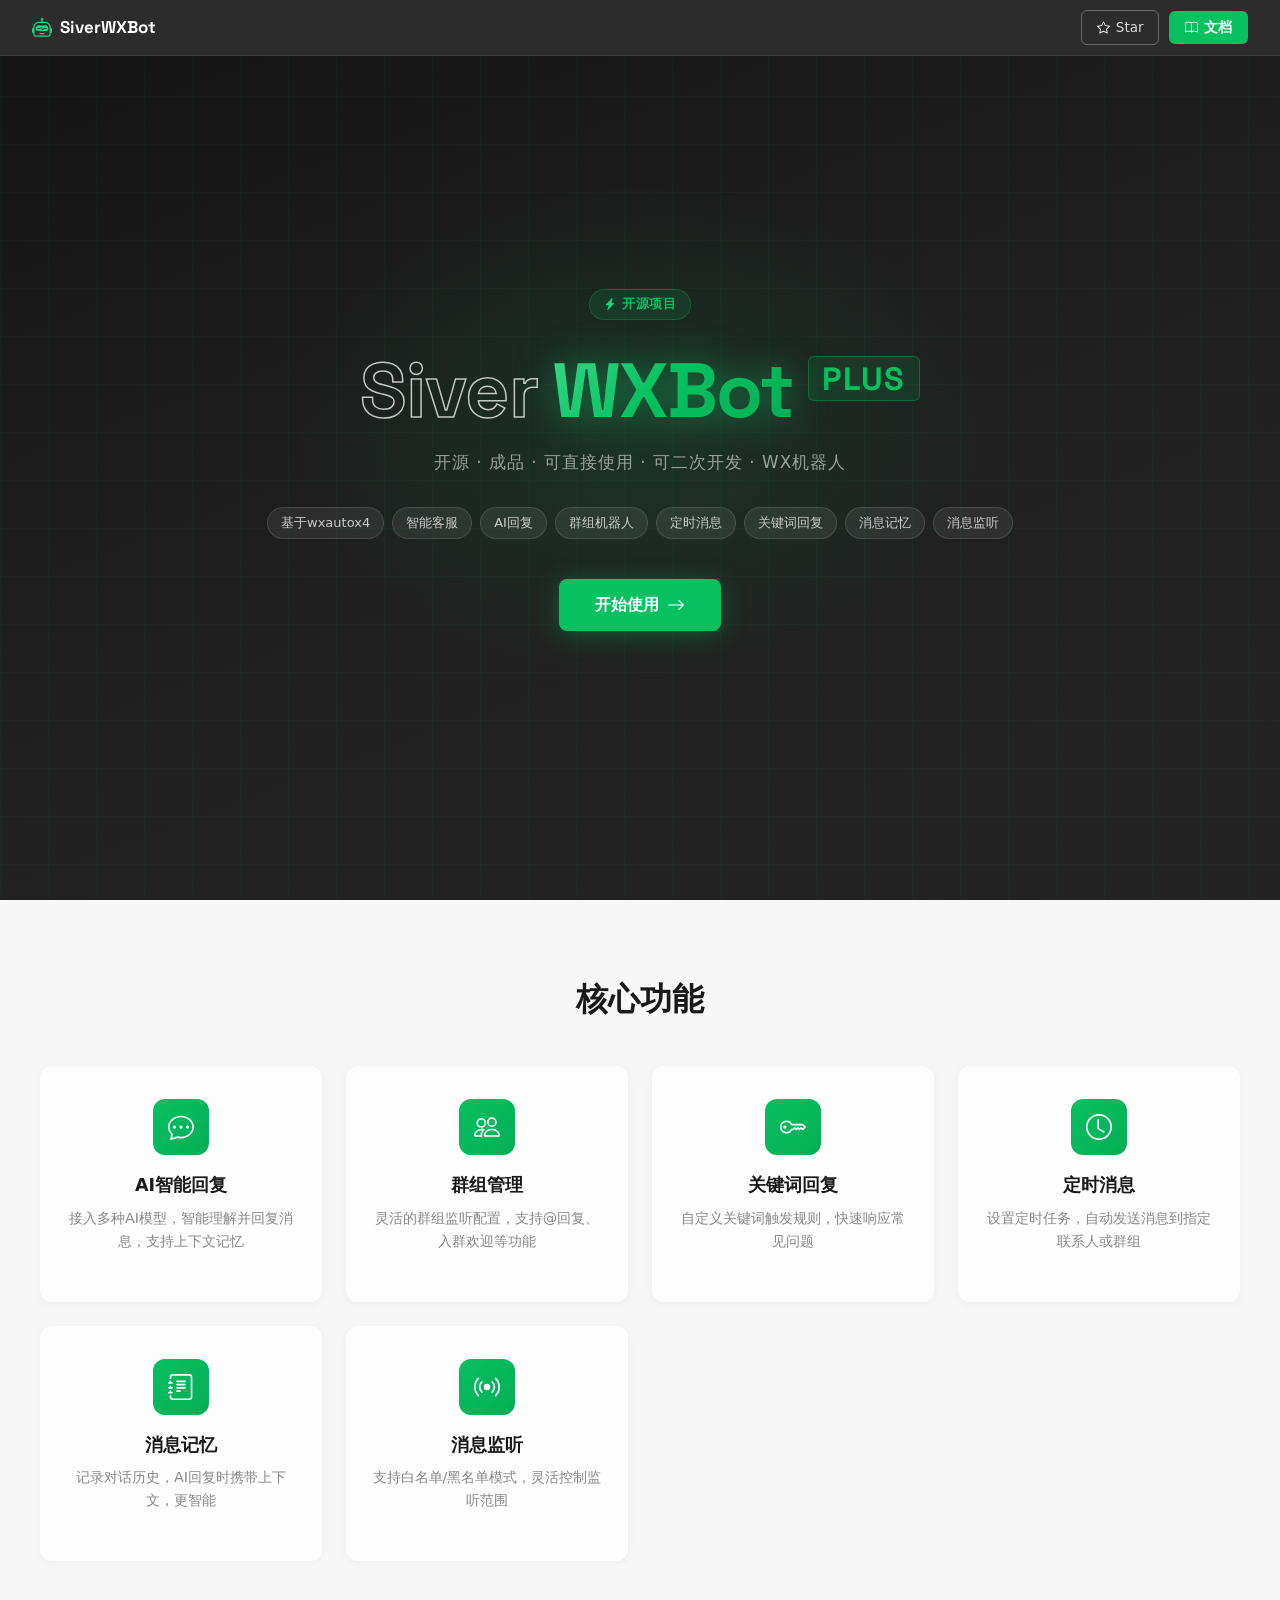
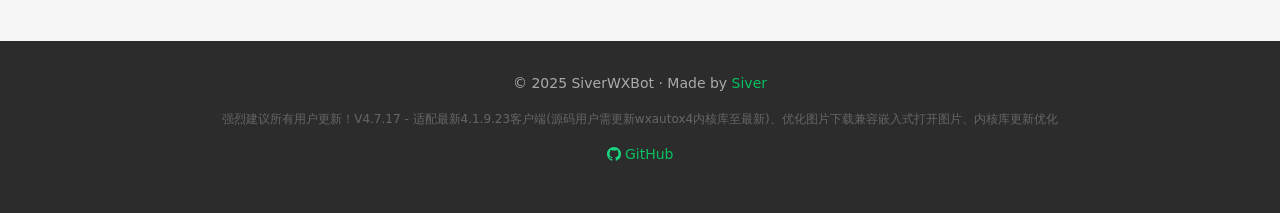
<file: docs/index.html>
<!DOCTYPE html>
<html lang="zh-CN">
<head>
<meta charset="UTF-8">
<meta name="viewport" content="width=device-width, initial-scale=1.0">
<title>SiverWXBot Plus - 开源WX机器人</title>
<link rel="icon" href="favicon.ico" type="image/x-icon">
<link href="lib/fonts.css" rel="stylesheet">
<link href="lib/bootstrap.min.css" rel="stylesheet">
<link href="lib/icons.css" rel="stylesheet">
<style>
:root {
  --primary: #07C160;
  --primary-dark: #06AD56;
  --dark-bg: #2C2C2C;
  --bg: #F7F7F7;
  --card: #FFFFFF;
  --border: #E5E5E5;
  --text: #191919;
  --muted: #888888;
}
* { box-sizing: border-box; margin: 0; padding: 0; }
html { scroll-behavior: smooth; }
body {
  font-family: system-ui, -apple-system, "Segoe UI", Roboto, "Helvetica Neue", Arial, "Microsoft YaHei", sans-serif;
  color: var(--text);
  overflow-x: hidden;
}

/* ── Navbar ── */
.site-nav {
  background: var(--dark-bg);
  padding: 0 2rem;
  height: 56px;
  display: flex;
  align-items: center;
  justify-content: space-between;
  position: fixed;
  top: 0; left: 0; right: 0;
  z-index: 1000;
  border-bottom: 1px solid rgba(255,255,255,0.08);
}
.nav-brand {
  display: flex;
  align-items: center;
  gap: 8px;
  color: #fff;
  font-family: 'Space Grotesk', sans-serif;
  font-size: 17px;
  font-weight: 700;
  text-decoration: none;
}
.nav-brand i { color: var(--primary); font-size: 20px; }
.nav-actions { display: flex; align-items: center; gap: 10px; }
.btn-github {
  display: inline-flex;
  align-items: center;
  gap: 6px;
  padding: 6px 14px;
  border: 1px solid rgba(255,255,255,0.28);
  border-radius: 6px;
  color: rgba(255,255,255,0.82);
  font-size: 13.5px;
  font-weight: 500;
  text-decoration: none;
  transition: all 0.2s;
}
.btn-github:hover { border-color: rgba(255,255,255,0.6); color: #fff; background: rgba(255,255,255,0.06); }
.btn-docs {
  display: inline-flex;
  align-items: center;
  gap: 6px;
  padding: 6px 16px;
  background: var(--primary);
  border-radius: 6px;
  color: #fff;
  font-size: 13.5px;
  font-weight: 600;
  text-decoration: none;
  transition: background 0.2s;
}
.btn-docs:hover { background: var(--primary-dark); color: #fff; }

/* ── Hero ── */
.hero {
  min-height: 100vh;
  background: linear-gradient(160deg, #141414 0%, #1f1f1f 50%, #242424 100%);
  position: relative;
  display: flex;
  align-items: center;
  justify-content: center;
  text-align: center;
  padding: 80px 24px 60px;
  overflow: hidden;
}
.hero::before {
  content: '';
  position: absolute;
  top: 20%;
  left: 50%;
  transform: translateX(-50%);
  width: 700px;
  height: 500px;
  background: radial-gradient(ellipse, rgba(7,193,96,0.13) 0%, transparent 70%);
  pointer-events: none;
}
.hero-grid {
  position: absolute;
  inset: 0;
  background-image:
    linear-gradient(rgba(7,193,96,0.04) 1px, transparent 1px),
    linear-gradient(90deg, rgba(7,193,96,0.04) 1px, transparent 1px);
  background-size: 48px 48px;
  pointer-events: none;
}
.hero-content { position: relative; z-index: 1; max-width: 760px; }
.hero-badge {
  display: inline-flex;
  align-items: center;
  gap: 6px;
  padding: 5px 14px;
  background: rgba(7,193,96,0.12);
  border: 1px solid rgba(7,193,96,0.28);
  border-radius: 100px;
  color: var(--primary);
  font-size: 12.5px;
  font-weight: 600;
  letter-spacing: 0.04em;
  margin-bottom: 28px;
}
.hero-title {
  font-family: 'Space Grotesk', sans-serif;
  font-size: clamp(2.6rem, 7vw, 4.8rem);
  font-weight: 900;
  line-height: 1.1;
  margin-bottom: 18px;
  letter-spacing: -0.02em;
  display: flex;
  align-items: baseline;
  justify-content: center;
  flex-wrap: wrap;
  gap: 0 0.18em;
}

/* "Siver" — 描边空心字，轻盈 */
.hero-title .t-siver {
  color: transparent;
  -webkit-text-stroke: 1.5px rgba(255,255,255,0.75);
  letter-spacing: -0.01em;
}

/* "WXBot" — 绿色渐变 + 发光，视觉核心 */
.hero-title .t-wxbot {
  background: linear-gradient(135deg, #38D98A 0%, #07C160 45%, #06AD56 100%);
  -webkit-background-clip: text;
  -webkit-text-fill-color: transparent;
  background-clip: text;
  filter: drop-shadow(0 0 18px rgba(7,193,96,0.55));
  position: relative;
  /* 扫光动画 */
  overflow: hidden;
}
.hero-title .t-wxbot::after {
  content: '';
  position: absolute;
  top: 0; left: -75%;
  width: 50%; height: 100%;
  background: linear-gradient(
    120deg,
    transparent 20%,
    rgba(255,255,255,0.22) 50%,
    transparent 80%
  );
  animation: shine 3.6s ease-in-out infinite;
  pointer-events: none;
}
@keyframes shine {
  0%   { left: -75%; }
  40%  { left: 130%; }
  100% { left: 130%; }
}
@media (prefers-reduced-motion: reduce) {
  .hero-title .t-wxbot::after { animation: none; }
}

/* "Plus" — 右上角小字 badge */
.hero-title .t-plus {
  font-size: 0.42em;
  font-weight: 700;
  color: var(--primary);
  background: rgba(7,193,96,0.12);
  border: 1px solid rgba(7,193,96,0.35);
  border-radius: 6px;
  padding: 0.12em 0.4em;
  letter-spacing: 0.06em;
  align-self: flex-start;
  margin-top: 0.25em;
  text-transform: uppercase;
}
.hero-subtitle {
  font-size: 1.05rem;
  color: rgba(255,255,255,0.55);
  margin-bottom: 32px;
  letter-spacing: 0.06em;
}
.hero-tags {
  display: flex;
  flex-wrap: wrap;
  gap: 8px;
  justify-content: center;
  margin-bottom: 40px;
}
.hero-tag {
  padding: 5px 13px;
  background: rgba(255,255,255,0.07);
  border: 1px solid rgba(255,255,255,0.12);
  border-radius: 100px;
  color: rgba(255,255,255,0.75);
  font-size: 13px;
  font-weight: 500;
  transition: all 0.2s;
}
.hero-tag:hover { background: rgba(7,193,96,0.15); border-color: rgba(7,193,96,0.3); color: var(--primary); }
.btn-cta {
  display: inline-flex;
  align-items: center;
  gap: 8px;
  padding: 14px 36px;
  background: var(--primary);
  color: #fff;
  font-size: 1rem;
  font-weight: 700;
  border-radius: 8px;
  text-decoration: none;
  transition: all 0.2s;
  box-shadow: 0 4px 24px rgba(7,193,96,0.35);
}
.btn-cta:hover { background: var(--primary-dark); color: #fff; transform: translateY(-2px); box-shadow: 0 8px 32px rgba(7,193,96,0.4); }
.btn-cta i { font-size: 18px; }

/* ── Features ── */
.features {
  background: var(--bg);
  padding: 80px 24px;
}
.features-container { max-width: 1200px; margin: 0 auto; }
.features-title {
  font-family: 'Space Grotesk', sans-serif;
  text-align: center;
  font-size: 2rem;
  font-weight: 700;
  color: var(--text);
  margin-bottom: 48px;
}
.features-grid {
  display: grid;
  grid-template-columns: repeat(auto-fit, minmax(280px, 1fr));
  gap: 24px;
}
.feature-card {
  background: rgba(255,255,255,0.7);
  backdrop-filter: blur(10px);
  border: 1px solid rgba(255,255,255,0.5);
  border-radius: 12px;
  padding: 32px 24px;
  text-align: center;
  transition: all 0.3s;
  box-shadow: 0 2px 8px rgba(0,0,0,0.04);
}
.feature-card:hover {
  transform: translateY(-4px);
  box-shadow: 0 8px 24px rgba(7,193,96,0.12);
  border-color: rgba(7,193,96,0.3);
}
.feature-icon {
  width: 56px;
  height: 56px;
  margin: 0 auto 20px;
  background: linear-gradient(135deg, var(--primary) 0%, var(--primary-dark) 100%);
  border-radius: 12px;
  display: flex;
  align-items: center;
  justify-content: center;
  color: #fff;
  font-size: 26px;
}
.feature-title {
  font-size: 1.1rem;
  font-weight: 600;
  color: var(--text);
  margin-bottom: 10px;
}
.feature-desc {
  font-size: 0.9rem;
  color: var(--muted);
  line-height: 1.6;
}

/* ── Footer ── */
.site-footer {
  background: var(--dark-bg);
  padding: 32px 24px;
  text-align: center;
  color: rgba(255,255,255,0.6);
  font-size: 14px;
}
.site-footer a {
  color: var(--primary);
  text-decoration: none;
  transition: color 0.2s;
}
.site-footer a:hover { color: #fff; }

@media (max-width: 768px) {
  .hero { min-height: 90vh; padding: 100px 20px 40px; }
  .hero-title { font-size: 2.2rem; gap: 0 0.12em; }
  .hero-title .t-siver { -webkit-text-stroke-width: 1.2px; }
  .hero-subtitle { font-size: 0.95rem; }
  .features { padding: 60px 20px; }
  .features-grid { grid-template-columns: 1fr; }
}
</style>
</head>
<body>

<!-- Navbar -->
<nav class="site-nav">
  <a href="index.html" class="nav-brand">
    <i class="bi bi-robot"></i>
    <span>SiverWXBot</span>
  </a>
  <div class="nav-actions">
    <a href="https://github.com/SiverKing/SiverWXbot_plus" class="btn-github" target="_blank">
      <i class="bi bi-star"></i>
      <span>Star</span>
    </a>
    <a href="docs.html" class="btn-docs">
      <i class="bi bi-book"></i>
      <span>文档</span>
    </a>
  </div>
</nav>

<!-- Hero -->
<section class="hero">
  <div class="hero-grid"></div>
  <div class="hero-content">
    <div class="hero-badge">
      <i class="bi bi-lightning-charge-fill"></i>
      <span>开源项目</span>
    </div>
    <h1 class="hero-title">
      <span class="t-siver">Siver</span><span class="t-wxbot">WXBot</span><span class="t-plus">Plus</span>
    </h1>
    <p class="hero-subtitle">开源 · 成品 · 可直接使用 · 可二次开发 · WX机器人</p>
    <div class="hero-tags">
      <span class="hero-tag">基于wxautox4</span>
      <span class="hero-tag">智能客服</span>
      <span class="hero-tag">AI回复</span>
      <span class="hero-tag">群组机器人</span>
      <span class="hero-tag">定时消息</span>
      <span class="hero-tag">关键词回复</span>
      <span class="hero-tag">消息记忆</span>
      <span class="hero-tag">消息监听</span>
    </div>
    <a href="docs.html" class="btn-cta">
      <span>开始使用</span>
      <i class="bi bi-arrow-right"></i>
    </a>
  </div>
</section>

<!-- Features -->
<section class="features">
  <div class="features-container">
    <h2 class="features-title">核心功能</h2>
    <div class="features-grid">
      <div class="feature-card">
        <div class="feature-icon"><i class="bi bi-chat-dots"></i></div>
        <h3 class="feature-title">AI智能回复</h3>
        <p class="feature-desc">接入多种AI模型，智能理解并回复消息，支持上下文记忆</p>
      </div>
      <div class="feature-card">
        <div class="feature-icon"><i class="bi bi-people"></i></div>
        <h3 class="feature-title">群组管理</h3>
        <p class="feature-desc">灵活的群组监听配置，支持@回复、入群欢迎等功能</p>
      </div>
      <div class="feature-card">
        <div class="feature-icon"><i class="bi bi-key"></i></div>
        <h3 class="feature-title">关键词回复</h3>
        <p class="feature-desc">自定义关键词触发规则，快速响应常见问题</p>
      </div>
      <div class="feature-card">
        <div class="feature-icon"><i class="bi bi-clock"></i></div>
        <h3 class="feature-title">定时消息</h3>
        <p class="feature-desc">设置定时任务，自动发送消息到指定联系人或群组</p>
      </div>
      <div class="feature-card">
        <div class="feature-icon"><i class="bi bi-journal-text"></i></div>
        <h3 class="feature-title">消息记忆</h3>
        <p class="feature-desc">记录对话历史，AI回复时携带上下文，更智能</p>
      </div>
      <div class="feature-card">
        <div class="feature-icon"><i class="bi bi-broadcast"></i></div>
        <h3 class="feature-title">消息监听</h3>
        <p class="feature-desc">支持白名单/黑名单模式，灵活控制监听范围</p>
      </div>
    </div>
  </div>
</section>

<!-- Footer -->
<footer class="site-footer">
  <p>© 2025 SiverWXBot · Made by <a href="https://siver.top" target="_blank">Siver</a></p>
  <p style="margin-top: 6px; font-size: 12px; opacity: 0.45;" id="footer-version"></p>
  <p style="margin-top: 8px;">
    <a href="https://github.com/SiverKing/SiverWXbot_plus" target="_blank">
      <i class="bi bi-github"></i> GitHub
    </a>
  </p>
</footer>

<script>
fetch('version.json').then(r => r.json()).then(d => {
  document.getElementById('footer-version').textContent = d.version_log || d.version || '';
}).catch(() => {});
</script>
</body>
</html>
</file>
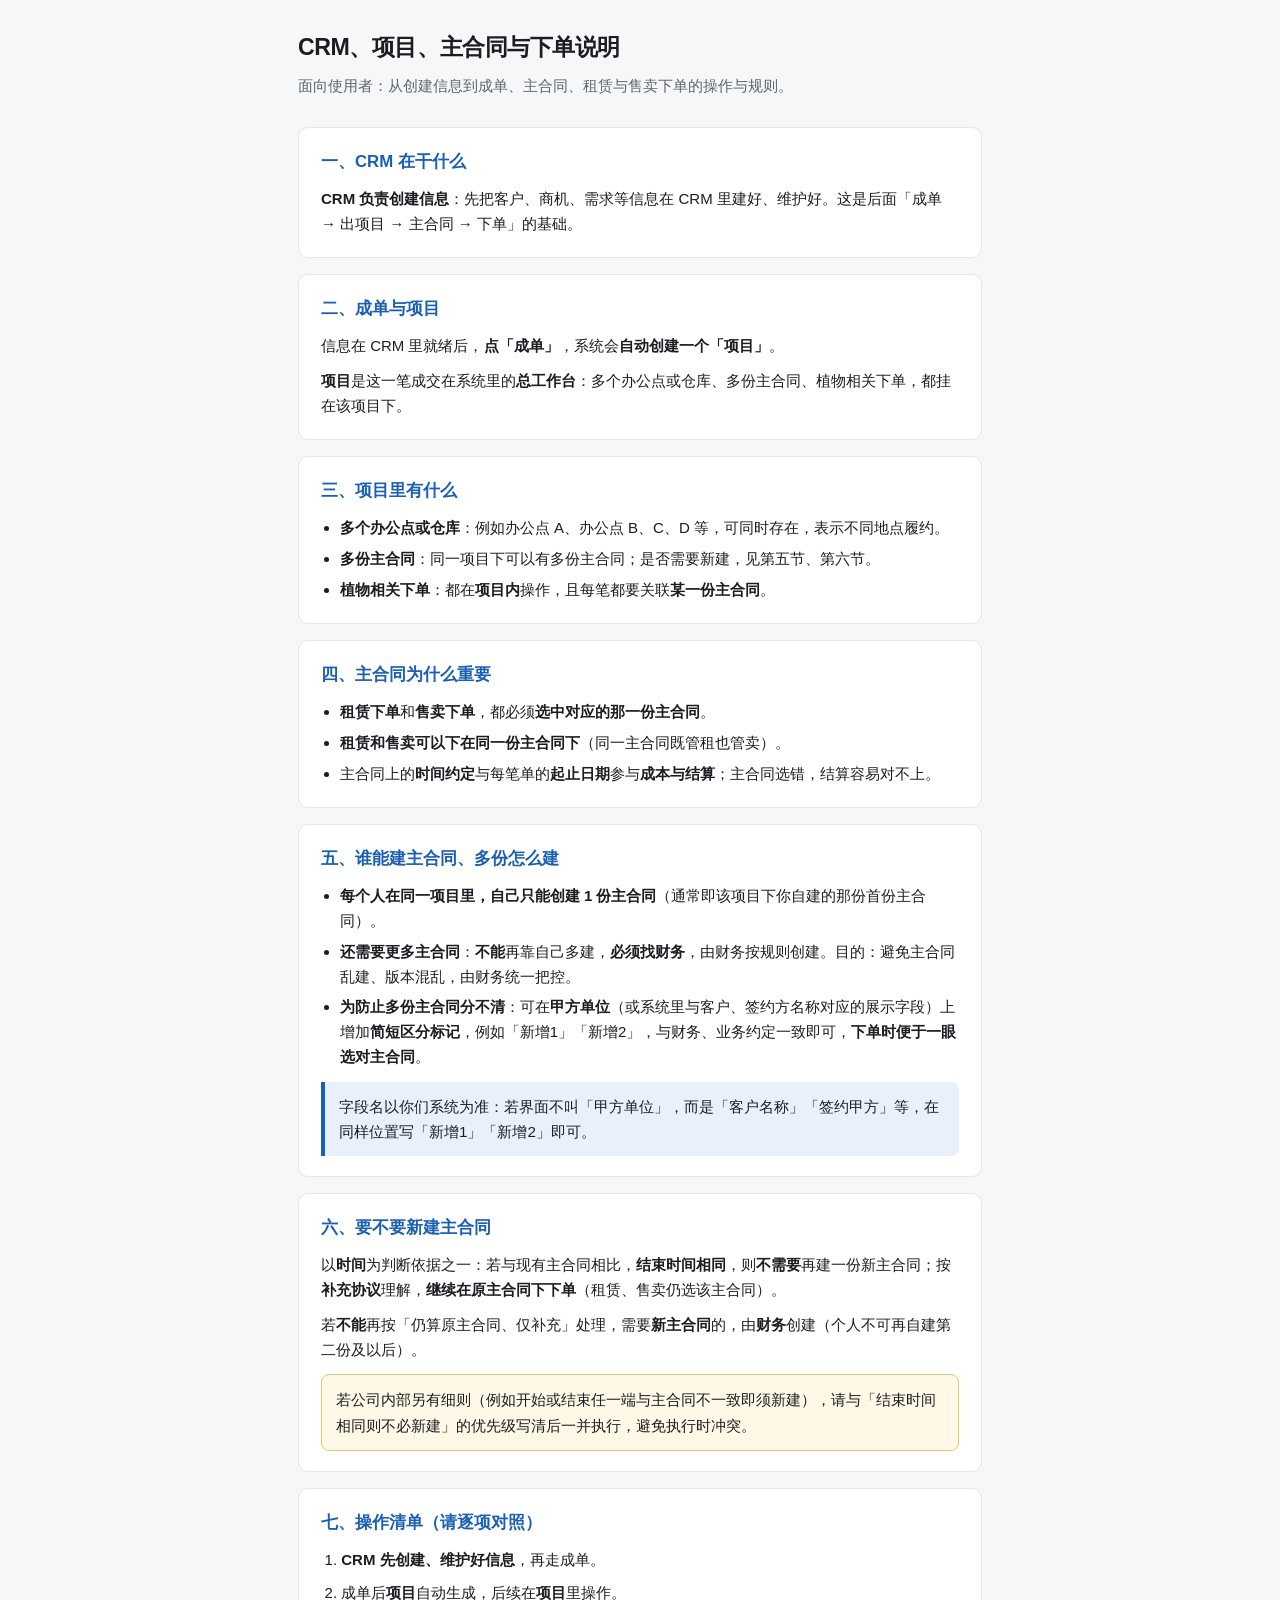
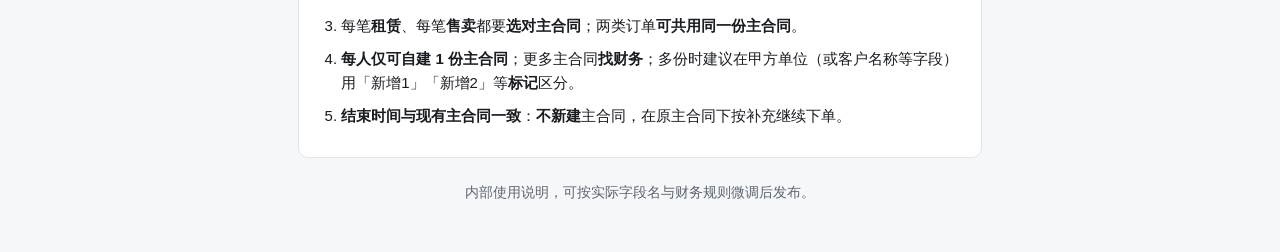
<file: docs/CRM项目主合同与下单说明.html>
<!DOCTYPE html>
<html lang="zh-CN">
<head>
  <meta charset="UTF-8" />
  <meta name="viewport" content="width=device-width, initial-scale=1" />
  <title>CRM、项目、主合同与下单说明</title>
  <style>
    :root {
      --bg: #f6f7f9;
      --card: #fff;
      --text: #1a1d21;
      --muted: #5c6570;
      --border: #e2e5ea;
      --accent: #1a5fb4;
      --accent-soft: #e8f0fc;
      --warn-bg: #fff8e6;
      --warn-border: #e5c76a;
    }
    * { box-sizing: border-box; }
    body {
      margin: 0;
      font-family: "Segoe UI", "Microsoft YaHei", "PingFang SC", sans-serif;
      font-size: 15px;
      line-height: 1.65;
      color: var(--text);
      background: var(--bg);
    }
    .wrap {
      max-width: 720px;
      margin: 0 auto;
      padding: 28px 18px 48px;
    }
    h1 {
      font-size: 1.45rem;
      font-weight: 600;
      margin: 0 0 8px;
      letter-spacing: -0.02em;
    }
    .sub {
      color: var(--muted);
      font-size: 0.92rem;
      margin-bottom: 28px;
    }
    section {
      background: var(--card);
      border: 1px solid var(--border);
      border-radius: 10px;
      padding: 20px 22px;
      margin-bottom: 16px;
    }
    h2 {
      font-size: 1.05rem;
      margin: 0 0 12px;
      color: var(--accent);
      font-weight: 600;
    }
    p { margin: 0 0 10px; }
    p:last-child { margin-bottom: 0; }
    ul {
      margin: 8px 0 0;
      padding-left: 1.25em;
    }
    li { margin-bottom: 6px; }
    li:last-child { margin-bottom: 0; }
    .callout {
      background: var(--accent-soft);
      border-left: 4px solid var(--accent);
      padding: 12px 14px;
      margin-top: 12px;
      border-radius: 0 8px 8px 0;
      font-size: 0.95rem;
    }
    .warn {
      background: var(--warn-bg);
      border: 1px solid var(--warn-border);
      border-radius: 8px;
      padding: 12px 14px;
      margin-top: 12px;
      font-size: 0.95rem;
    }
    ol.check {
      margin: 10px 0 0;
      padding-left: 1.35em;
    }
    ol.check li { margin-bottom: 8px; }
    footer {
      text-align: center;
      color: var(--muted);
      font-size: 0.85rem;
      margin-top: 24px;
    }
    strong { font-weight: 600; }
  </style>
</head>
<body>
  <div class="wrap">
    <h1>CRM、项目、主合同与下单说明</h1>
    <p class="sub">面向使用者：从创建信息到成单、主合同、租赁与售卖下单的操作与规则。</p>

    <section>
      <h2>一、CRM 在干什么</h2>
      <p><strong>CRM 负责创建信息</strong>：先把客户、商机、需求等信息在 CRM 里建好、维护好。这是后面「成单 → 出项目 → 主合同 → 下单」的基础。</p>
    </section>

    <section>
      <h2>二、成单与项目</h2>
      <p>信息在 CRM 里就绪后，<strong>点「成单」</strong>，系统会<strong>自动创建一个「项目」</strong>。</p>
      <p><strong>项目</strong>是这一笔成交在系统里的<strong>总工作台</strong>：多个办公点或仓库、多份主合同、植物相关下单，都挂在该项目下。</p>
    </section>

    <section>
      <h2>三、项目里有什么</h2>
      <ul>
        <li><strong>多个办公点或仓库</strong>：例如办公点 A、办公点 B、C、D 等，可同时存在，表示不同地点履约。</li>
        <li><strong>多份主合同</strong>：同一项目下可以有多份主合同；是否需要新建，见第五节、第六节。</li>
        <li><strong>植物相关下单</strong>：都在<strong>项目内</strong>操作，且每笔都要关联<strong>某一份主合同</strong>。</li>
      </ul>
    </section>

    <section>
      <h2>四、主合同为什么重要</h2>
      <ul>
        <li><strong>租赁下单</strong>和<strong>售卖下单</strong>，都必须<strong>选中对应的那一份主合同</strong>。</li>
        <li><strong>租赁和售卖可以下在同一份主合同下</strong>（同一主合同既管租也管卖）。</li>
        <li>主合同上的<strong>时间约定</strong>与每笔单的<strong>起止日期</strong>参与<strong>成本与结算</strong>；主合同选错，结算容易对不上。</li>
      </ul>
    </section>

    <section>
      <h2>五、谁能建主合同、多份怎么建</h2>
      <ul>
        <li><strong>每个人在同一项目里，自己只能创建 1 份主合同</strong>（通常即该项目下你自建的那份首份主合同）。</li>
        <li><strong>还需要更多主合同</strong>：<strong>不能</strong>再靠自己多建，<strong>必须找财务</strong>，由财务按规则创建。目的：避免主合同乱建、版本混乱，由财务统一把控。</li>
        <li><strong>为防止多份主合同分不清</strong>：可在<strong>甲方单位</strong>（或系统里与客户、签约方名称对应的展示字段）上增加<strong>简短区分标记</strong>，例如「新增1」「新增2」，与财务、业务约定一致即可，<strong>下单时便于一眼选对主合同</strong>。</li>
      </ul>
      <div class="callout">字段名以你们系统为准：若界面不叫「甲方单位」，而是「客户名称」「签约甲方」等，在同样位置写「新增1」「新增2」即可。</div>
    </section>

    <section>
      <h2>六、要不要新建主合同</h2>
      <p>以<strong>时间</strong>为判断依据之一：若与现有主合同相比，<strong>结束时间相同</strong>，则<strong>不需要</strong>再建一份新主合同；按<strong>补充协议</strong>理解，<strong>继续在原主合同下下单</strong>（租赁、售卖仍选该主合同）。</p>
      <p>若<strong>不能</strong>再按「仍算原主合同、仅补充」处理，需要<strong>新主合同</strong>的，由<strong>财务</strong>创建（个人不可再自建第二份及以后）。</p>
      <div class="warn">若公司内部另有细则（例如开始或结束任一端与主合同不一致即须新建），请与「结束时间相同则不必新建」的优先级写清后一并执行，避免执行时冲突。</div>
    </section>

    <section>
      <h2>七、操作清单（请逐项对照）</h2>
      <ol class="check">
        <li><strong>CRM 先创建、维护好信息</strong>，再走成单。</li>
        <li>成单后<strong>项目</strong>自动生成，后续在<strong>项目</strong>里操作。</li>
        <li>每笔<strong>租赁</strong>、每笔<strong>售卖</strong>都要<strong>选对主合同</strong>；两类订单<strong>可共用同一份主合同</strong>。</li>
        <li><strong>每人仅可自建 1 份主合同</strong>；更多主合同<strong>找财务</strong>；多份时建议在甲方单位（或客户名称等字段）用「新增1」「新增2」等<strong>标记</strong>区分。</li>
        <li><strong>结束时间与现有主合同一致</strong>：<strong>不新建</strong>主合同，在原主合同下按补充继续下单。</li>
      </ol>
    </section>

    <footer>内部使用说明，可按实际字段名与财务规则微调后发布。</footer>
  </div>
</body>
</html>
</file>
<file: docs/lib/fonts.css>
/* Space Grotesk — 标题字体，仅此一个文件 */
@font-face {
  font-family: 'Space Grotesk';
  font-style: normal;
  font-weight: 400 700;
  font-display: swap;
  src: url('fonts/SpaceGrotesk.woff2') format('woff2');
}
</file>
<file: docs/lib/icons.css>
/*
 * icons.css — 内联 SVG 图标，替代 Bootstrap Icons 字体
 * 用法与 bi bi-xxx 完全一致，零字体请求
 */

/* 基础样式 */
.bi {
  display: inline-block;
  width: 1em;
  height: 1em;
  vertical-align: -0.125em;
  fill: currentColor;
  flex-shrink: 0;
}

/* ── 各图标 SVG ── */

.bi-arrow-right::before { content: none; }
.bi-arrow-right {
  background: url("data:image/svg+xml,%3Csvg xmlns='http://www.w3.org/2000/svg' viewBox='0 0 16 16'%3E%3Cpath fill-rule='evenodd' d='M1 8a.5.5 0 0 1 .5-.5h11.793l-3.147-3.146a.5.5 0 0 1 .708-.708l4 4a.5.5 0 0 1 0 .708l-4 4a.5.5 0 0 1-.708-.708L13.293 8.5H1.5A.5.5 0 0 1 1 8'/%3E%3C/svg%3E") center/contain no-repeat;
}

.bi-book {
  background: url("data:image/svg+xml,%3Csvg xmlns='http://www.w3.org/2000/svg' viewBox='0 0 16 16'%3E%3Cpath d='M1 2.828c.885-.37 2.154-.769 3.388-.893 1.33-.134 2.458.063 3.112.752v9.746c-.935-.53-2.12-.603-3.213-.493-1.18.12-2.37.461-3.287.811zm7.5-.141c.654-.689 1.782-.886 3.112-.752 1.234.124 2.503.523 3.388.893v9.923c-.918-.35-2.107-.692-3.287-.81-1.094-.111-2.278-.039-3.213.492zM8 1.783C7.015.936 5.587.81 4.287.94c-1.514.153-3.042.672-3.994 1.105A.5.5 0 0 0 0 2.5v11a.5.5 0 0 0 .707.455c.882-.4 2.303-.881 3.68-1.02 1.409-.142 2.59.087 3.223.877a.5.5 0 0 0 .78 0c.633-.79 1.814-1.019 3.222-.877 1.378.139 2.8.62 3.681 1.02A.5.5 0 0 0 16 13.5v-11a.5.5 0 0 0-.293-.455c-.952-.433-2.48-.952-3.994-1.105C10.413.809 8.985.936 8 1.783'/%3E%3C/svg%3E") center/contain no-repeat;
}

.bi-box {
  background: url("data:image/svg+xml,%3Csvg xmlns='http://www.w3.org/2000/svg' viewBox='0 0 16 16'%3E%3Cpath d='M8.186 1.113a.5.5 0 0 0-.372 0L1.846 3.5 8 5.961 14.154 3.5zM15 4.239l-6.5 2.6v7.922l6.5-2.6V4.24zM7.5 14.762V6.838L1 4.239v7.923zM7.443.184a1.5 1.5 0 0 1 1.114 0l7.129 2.852A.5.5 0 0 1 16 3.5v8.662a1 1 0 0 1-.629.928l-7.185 2.874a.5.5 0 0 1-.372 0L.63 13.09a1 1 0 0 1-.63-.928V3.5a.5.5 0 0 1 .314-.464z'/%3E%3C/svg%3E") center/contain no-repeat;
}

.bi-broadcast {
  background: url("data:image/svg+xml,%3Csvg xmlns='http://www.w3.org/2000/svg' viewBox='0 0 16 16'%3E%3Cpath d='M3.05 3.05a7 7 0 0 0 0 9.9.5.5 0 0 1-.707.707 8 8 0 0 1 0-11.314.5.5 0 0 1 .707.707m2.122 2.122a4 4 0 0 0 0 5.656.5.5 0 1 1-.708.708 5 5 0 0 1 0-7.072.5.5 0 0 1 .708.708m5.656-.708a.5.5 0 0 1 .708 0 5 5 0 0 1 0 7.072.5.5 0 1 1-.708-.708 4 4 0 0 0 0-5.656.5.5 0 0 1 0-.708m2.122-2.12a.5.5 0 0 1 .707 0 8 8 0 0 1 0 11.313.5.5 0 0 1-.707-.707 7 7 0 0 0 0-9.9.5.5 0 0 1 0-.707zM10 8a2 2 0 1 1-4 0 2 2 0 0 1 4 0'/%3E%3C/svg%3E") center/contain no-repeat;
}

.bi-card-list {
  background: url("data:image/svg+xml,%3Csvg xmlns='http://www.w3.org/2000/svg' viewBox='0 0 16 16'%3E%3Cpath d='M14.5 3a.5.5 0 0 1 .5.5v9a.5.5 0 0 1-.5.5h-13a.5.5 0 0 1-.5-.5v-9a.5.5 0 0 1 .5-.5zm-13-1A1.5 1.5 0 0 0 0 3.5v9A1.5 1.5 0 0 0 1.5 14h13a1.5 1.5 0 0 0 1.5-1.5v-9A1.5 1.5 0 0 0 14.5 2z'/%3E%3Cpath d='M5 8a.5.5 0 0 1 .5-.5h7a.5.5 0 0 1 0 1h-7A.5.5 0 0 1 5 8m0-2.5a.5.5 0 0 1 .5-.5h7a.5.5 0 0 1 0 1h-7a.5.5 0 0 1-.5-.5m0 5a.5.5 0 0 1 .5-.5h7a.5.5 0 0 1 0 1h-7a.5.5 0 0 1-.5-.5m-1-5a.5.5 0 1 1-1 0 .5.5 0 0 1 1 0M4 8a.5.5 0 1 1-1 0 .5.5 0 0 1 1 0m0 2.5a.5.5 0 1 1-1 0 .5.5 0 0 1 1 0'/%3E%3C/svg%3E") center/contain no-repeat;
}

.bi-chat-dots {
  background: url("data:image/svg+xml,%3Csvg xmlns='http://www.w3.org/2000/svg' viewBox='0 0 16 16'%3E%3Cpath d='M5 8a1 1 0 1 1-2 0 1 1 0 0 1 2 0m4 0a1 1 0 1 1-2 0 1 1 0 0 1 2 0m3 1a1 1 0 1 0 0-2 1 1 0 0 0 0 2'/%3E%3Cpath d='m2.165 15.803.02-.004c1.83-.363 2.948-.842 3.468-1.105A9 9 0 0 0 8 15c4.418 0 8-3.134 8-7s-3.582-7-8-7-8 3.134-8 7c0 1.76.743 3.37 1.97 4.6a10.4 10.4 0 0 1-.524 2.318l-.003.011a11 11 0 0 1-.244.637c-.079.186.074.394.273.362a22 22 0 0 0 .693-.125m.8-3.108a1 1 0 0 0-.287-.801C1.618 10.83 1 9.468 1 8c0-3.192 3.004-6 7-6s7 2.808 7 6-3.004 6-7 6a8 8 0 0 1-2.088-.272 1 1 0 0 0-.711.074c-.387.196-1.24.57-2.634.893a11 11 0 0 0 .398-2'/%3E%3C/svg%3E") center/contain no-repeat;
}

.bi-clock {
  background: url("data:image/svg+xml,%3Csvg xmlns='http://www.w3.org/2000/svg' viewBox='0 0 16 16'%3E%3Cpath d='M8 3.5a.5.5 0 0 0-1 0V9a.5.5 0 0 0 .252.434l3.5 2a.5.5 0 0 0 .496-.868L8 8.71z'/%3E%3Cpath d='M8 16A8 8 0 1 0 8 0a8 8 0 0 0 0 16m7-8A7 7 0 1 1 1 8a7 7 0 0 1 14 0'/%3E%3C/svg%3E") center/contain no-repeat;
}

.bi-display {
  background: url("data:image/svg+xml,%3Csvg xmlns='http://www.w3.org/2000/svg' viewBox='0 0 16 16'%3E%3Cpath d='M0 4s0-2 2-2h12s2 0 2 2v6s0 2-2 2h-4q0 1 .25 1.5H11a.5.5 0 0 1 0 1H5a.5.5 0 0 1 0-1h.75Q6 13 6 12H2s-2 0-2-2zm1.398-.855a.76.76 0 0 0-.254.302A1.5 1.5 0 0 0 1 4.01V10c0 .325.078.502.145.602q.105.156.302.254a1.5 1.5 0 0 0 .538.143L2.01 11H14c.325 0 .502-.078.602-.145a.76.76 0 0 0 .254-.302 1.5 1.5 0 0 0 .143-.538L15 9.99V4c0-.325-.078-.502-.145-.602a.76.76 0 0 0-.302-.254A1.5 1.5 0 0 0 13.99 3H2c-.325 0-.502.078-.602.145'/%3E%3C/svg%3E") center/contain no-repeat;
}

.bi-exclamation-triangle {
  background: url("data:image/svg+xml,%3Csvg xmlns='http://www.w3.org/2000/svg' viewBox='0 0 16 16'%3E%3Cpath d='M7.938 2.016A.13.13 0 0 1 8.002 2a.13.13 0 0 1 .063.016.15.15 0 0 1 .054.057l6.857 11.667c.036.06.035.124.002.183a.2.2 0 0 1-.054.06.1.1 0 0 1-.066.017H1.146a.1.1 0 0 1-.066-.017.2.2 0 0 1-.054-.06.18.18 0 0 1 .002-.183L7.884 2.073a.15.15 0 0 1 .054-.057m1.044-.45a1.13 1.13 0 0 0-1.96 0L.165 13.233c-.457.778.091 1.767.98 1.767h13.713c.889 0 1.438-.99.98-1.767z'/%3E%3Cpath d='M7.002 12a1 1 0 1 1 2 0 1 1 0 0 1-2 0M7.1 5.995a.905.905 0 1 1 1.8 0l-.35 3.507a.552.552 0 0 1-1.1 0z'/%3E%3C/svg%3E") center/contain no-repeat;
}

.bi-file-text {
  background: url("data:image/svg+xml,%3Csvg xmlns='http://www.w3.org/2000/svg' viewBox='0 0 16 16'%3E%3Cpath d='M5 4a.5.5 0 0 0 0 1h6a.5.5 0 0 0 0-1zm-.5 2.5A.5.5 0 0 1 5 6h6a.5.5 0 0 1 0 1H5a.5.5 0 0 1-.5-.5M5 8a.5.5 0 0 0 0 1h6a.5.5 0 0 0 0-1zm0 2a.5.5 0 0 0 0 1h3a.5.5 0 0 0 0-1z'/%3E%3Cpath d='M2 2a2 2 0 0 1 2-2h8a2 2 0 0 1 2 2v12a2 2 0 0 1-2 2H4a2 2 0 0 1-2-2zm10-1H4a1 1 0 0 0-1 1v12a1 1 0 0 0 1 1h8a1 1 0 0 0 1-1V2a1 1 0 0 0-1-1'/%3E%3C/svg%3E") center/contain no-repeat;
}

.bi-github {
  background: url("data:image/svg+xml,%3Csvg xmlns='http://www.w3.org/2000/svg' viewBox='0 0 16 16'%3E%3Cpath d='M8 0C3.58 0 0 3.58 0 8c0 3.54 2.29 6.53 5.47 7.59.4.07.55-.17.55-.38 0-.19-.01-.82-.01-1.49-2.01.37-2.53-.49-2.69-.94-.09-.23-.48-.94-.82-1.13-.28-.15-.68-.52-.01-.53.63-.01 1.08.58 1.23.82.72 1.21 1.87.87 2.33.66.07-.52.28-.87.51-1.07-1.78-.2-3.64-.89-3.64-3.95 0-.87.31-1.59.82-2.15-.08-.2-.36-1.02.08-2.12 0 0 .67-.21 2.2.82.64-.18 1.32-.27 2-.27s1.36.09 2 .27c1.53-1.04 2.2-.82 2.2-.82.44 1.1.16 1.92.08 2.12.51.56.82 1.27.82 2.15 0 3.07-1.87 3.75-3.65 3.95.29.25.54.73.54 1.48 0 1.07-.01 1.93-.01 2.2 0 .21.15.46.55.38A8.01 8.01 0 0 0 16 8c0-4.42-3.58-8-8-8'/%3E%3C/svg%3E") center/contain no-repeat;
}

.bi-journal-text {
  background: url("data:image/svg+xml,%3Csvg xmlns='http://www.w3.org/2000/svg' viewBox='0 0 16 16'%3E%3Cpath d='M5 10.5a.5.5 0 0 1 .5-.5h2a.5.5 0 0 1 0 1h-2a.5.5 0 0 1-.5-.5m0-2a.5.5 0 0 1 .5-.5h5a.5.5 0 0 1 0 1h-5a.5.5 0 0 1-.5-.5m0-2a.5.5 0 0 1 .5-.5h5a.5.5 0 0 1 0 1h-5a.5.5 0 0 1-.5-.5m0-2a.5.5 0 0 1 .5-.5h5a.5.5 0 0 1 0 1h-5a.5.5 0 0 1-.5-.5'/%3E%3Cpath d='M3 0h10a2 2 0 0 1 2 2v12a2 2 0 0 1-2 2H3a2 2 0 0 1-2-2v-1h1v1a1 1 0 0 0 1 1h10a1 1 0 0 0 1-1V2a1 1 0 0 0-1-1H3a1 1 0 0 0-1 1v1H1V2a2 2 0 0 1 2-2'/%3E%3Cpath d='M1 5v-.5a.5.5 0 0 1 1 0V5h.5a.5.5 0 0 1 0 1h-2a.5.5 0 0 1 0-1zm0 3v-.5a.5.5 0 0 1 1 0V8h.5a.5.5 0 0 1 0 1h-2a.5.5 0 0 1 0-1zm0 3v-.5a.5.5 0 0 1 1 0v.5h.5a.5.5 0 0 1 0 1h-2a.5.5 0 0 1 0-1z'/%3E%3C/svg%3E") center/contain no-repeat;
}

.bi-key {
  background: url("data:image/svg+xml,%3Csvg xmlns='http://www.w3.org/2000/svg' viewBox='0 0 16 16'%3E%3Cpath d='M0 8a4 4 0 0 1 7.465-2H14a.5.5 0 0 1 .354.146l1.5 1.5a.5.5 0 0 1 0 .708l-1.5 1.5a.5.5 0 0 1-.708 0L13 9.207l-.646.647a.5.5 0 0 1-.708 0L11 9.207l-.646.647a.5.5 0 0 1-.708 0L9 9.207l-.646.647A.5.5 0 0 1 8 10h-.535A4 4 0 0 1 0 8m4-3a3 3 0 1 0 2.712 4.285A.5.5 0 0 1 7.163 9h.63l.853-.854a.5.5 0 0 1 .708 0l.646.647.646-.647a.5.5 0 0 1 .708 0l.646.647.646-.647a.5.5 0 0 1 .708 0l.646.647.793-.793-1-1h-6.63a.5.5 0 0 1-.451-.285A3 3 0 0 0 4 5'/%3E%3Cpath d='M4 8a1 1 0 1 1-2 0 1 1 0 0 1 2 0'/%3E%3C/svg%3E") center/contain no-repeat;
}

.bi-lightning-charge-fill {
  background: url("data:image/svg+xml,%3Csvg xmlns='http://www.w3.org/2000/svg' viewBox='0 0 16 16'%3E%3Cpath d='M11.251.068a.5.5 0 0 1 .227.58L9.677 6.5H13a.5.5 0 0 1 .364.843l-8 8.5a.5.5 0 0 1-.842-.49L6.323 9.5H3a.5.5 0 0 1-.364-.843l8-8.5a.5.5 0 0 1 .615-.09z'/%3E%3C/svg%3E") center/contain no-repeat;
}

.bi-list {
  background: url("data:image/svg+xml,%3Csvg xmlns='http://www.w3.org/2000/svg' viewBox='0 0 16 16'%3E%3Cpath fill-rule='evenodd' d='M2.5 12a.5.5 0 0 1 .5-.5h10a.5.5 0 0 1 0 1H3a.5.5 0 0 1-.5-.5m0-4a.5.5 0 0 1 .5-.5h10a.5.5 0 0 1 0 1H3a.5.5 0 0 1-.5-.5m0-4a.5.5 0 0 1 .5-.5h10a.5.5 0 0 1 0 1H3a.5.5 0 0 1-.5-.5'/%3E%3C/svg%3E") center/contain no-repeat;
}

.bi-people {
  background: url("data:image/svg+xml,%3Csvg xmlns='http://www.w3.org/2000/svg' viewBox='0 0 16 16'%3E%3Cpath d='M15 14s1 0 1-1-1-4-5-4-5 3-5 4 1 1 1 1zm-7.978-1L7 12.996c.001-.264.167-1.03.76-1.72C8.312 10.629 9.282 10 11 10c1.717 0 2.687.63 3.24 1.276.593.69.758 1.457.76 1.72l-.008.002-.014.002zM11 7a2 2 0 1 0 0-4 2 2 0 0 0 0 4m3-2a3 3 0 1 1-6 0 3 3 0 0 1 6 0M6.936 9.28a6 6 0 0 0-1.23-.247A7 7 0 0 0 5 9c-4 0-5 3-5 4q0 1 1 1h4.216A2.24 2.24 0 0 1 5 13c0-1.01.377-2.042 1.09-2.904.243-.294.526-.569.846-.816M4.92 10A5.5 5.5 0 0 0 4 13H1c0-.26.164-1.03.76-1.724.545-.636 1.492-1.256 3.16-1.275ZM1.5 5.5a3 3 0 1 1 6 0 3 3 0 0 1-6 0m3-2a2 2 0 1 0 0 4 2 2 0 0 0 0-4'/%3E%3C/svg%3E") center/contain no-repeat;
}

.bi-question-circle {
  background: url("data:image/svg+xml,%3Csvg xmlns='http://www.w3.org/2000/svg' viewBox='0 0 16 16'%3E%3Cpath d='M8 15A7 7 0 1 1 8 1a7 7 0 0 1 0 14m0 1A8 8 0 1 0 8 0a8 8 0 0 0 0 16'/%3E%3Cpath d='M5.255 5.786a.237.237 0 0 0 .241.247h.825c.138 0 .248-.113.266-.25.09-.656.54-1.134 1.342-1.134.686 0 1.314.343 1.314 1.168 0 .635-.374.927-.965 1.371-.673.489-1.206 1.06-1.168 1.987l.003.217a.25.25 0 0 0 .25.246h.811a.25.25 0 0 0 .25-.25v-.105c0-.718.273-.927 1.01-1.486.609-.463 1.244-.977 1.244-2.056 0-1.511-1.276-2.241-2.673-2.241-1.267 0-2.655.59-2.75 2.286m1.557 5.763c0 .533.425.927 1.01.927.609 0 1.028-.394 1.028-.927 0-.552-.42-.94-1.029-.94-.584 0-1.009.388-1.009.94'/%3E%3C/svg%3E") center/contain no-repeat;
}

.bi-robot {
  background: url("data:image/svg+xml,%3Csvg xmlns='http://www.w3.org/2000/svg' viewBox='0 0 16 16'%3E%3Cpath d='M6 12.5a.5.5 0 0 1 .5-.5h3a.5.5 0 0 1 0 1h-3a.5.5 0 0 1-.5-.5M3 8.062C3 6.76 4.235 5.765 5.53 5.886a26.6 26.6 0 0 0 4.94 0C11.765 5.765 13 6.76 13 8.062v1.157a.93.93 0 0 1-.765.935c-.845.147-2.34.346-4.235.346s-3.39-.2-4.235-.346A.93.93 0 0 1 3 9.219zm4.542-.827a.25.25 0 0 0-.217.068l-.92.9a25 25 0 0 1-1.871-.183.25.25 0 0 0-.068.495c.55.076 1.232.149 2.02.193a.25.25 0 0 0 .189-.071l.754-.736.847 1.71a.25.25 0 0 0 .404.062l.932-.97a25 25 0 0 0 1.922-.188.25.25 0 0 0-.068-.495c-.538.074-1.207.145-1.98.189a.25.25 0 0 0-.166.076l-.754.785-.842-1.7a.25.25 0 0 0-.182-.135'/%3E%3Cpath d='M8.5 1.866a1 1 0 1 0-1 0V3h-2A4.5 4.5 0 0 0 1 7.5V8a1 1 0 0 0-1 1v2a1 1 0 0 0 1 1v1a2 2 0 0 0 2 2h10a2 2 0 0 0 2-2v-1a1 1 0 0 0 1-1V9a1 1 0 0 0-1-1v-.5A4.5 4.5 0 0 0 10.5 3h-2zM14 7.5V13a1 1 0 0 1-1 1H3a1 1 0 0 1-1-1V7.5A3.5 3.5 0 0 1 5.5 4h5A3.5 3.5 0 0 1 14 7.5'/%3E%3C/svg%3E") center/contain no-repeat;
}

.bi-shield-check {
  background: url("data:image/svg+xml,%3Csvg xmlns='http://www.w3.org/2000/svg' viewBox='0 0 16 16'%3E%3Cpath d='M5.338 1.59a61 61 0 0 0-2.837.856.48.48 0 0 0-.328.39c-.554 4.157.726 7.19 2.253 9.188a10.7 10.7 0 0 0 2.287 2.233c.346.244.652.42.893.533q.18.085.293.118a1 1 0 0 0 .101.025 1 1 0 0 0 .1-.025q.114-.034.294-.118c.24-.113.547-.29.893-.533a10.7 10.7 0 0 0 2.287-2.233c1.527-1.997 2.807-5.031 2.253-9.188a.48.48 0 0 0-.328-.39c-.651-.213-1.75-.56-2.837-.855C9.552 1.29 8.531 1.067 8 1.067c-.53 0-1.552.223-2.662.524zM5.072.56C6.157.265 7.31 0 8 0s1.843.265 2.928.56c1.11.3 2.229.655 2.887.87a1.54 1.54 0 0 1 1.044 1.262c.596 4.477-.787 7.795-2.465 9.99a11.8 11.8 0 0 1-2.517 2.453 7 7 0 0 1-1.048.625c-.28.132-.581.24-.829.24s-.548-.108-.829-.24a7 7 0 0 1-1.048-.625 11.8 11.8 0 0 1-2.517-2.453C1.928 10.487.545 7.169 1.141 2.692A1.54 1.54 0 0 1 2.185 1.43 63 63 0 0 1 5.072.56'/%3E%3Cpath d='M10.854 5.146a.5.5 0 0 1 0 .708l-3 3a.5.5 0 0 1-.708 0l-1.5-1.5a.5.5 0 1 1 .708-.708L7.5 7.793l2.646-2.647a.5.5 0 0 1 .708 0'/%3E%3C/svg%3E") center/contain no-repeat;
}

.bi-star {
  background: url("data:image/svg+xml,%3Csvg xmlns='http://www.w3.org/2000/svg' viewBox='0 0 16 16'%3E%3Cpath d='M2.866 14.85c-.078.444.36.791.746.593l4.39-2.256 4.389 2.256c.386.198.824-.149.746-.592l-.83-4.73 3.522-3.356c.33-.314.16-.888-.282-.95l-4.898-.696L8.465.792a.513.513 0 0 0-.927 0L5.354 5.12l-4.898.696c-.441.062-.612.636-.283.95l3.523 3.356-.83 4.73zm4.905-2.767-3.686 1.894.694-3.957a.56.56 0 0 0-.163-.505L1.71 6.745l4.052-.576a.53.53 0 0 0 .393-.288L8 2.223l1.847 3.658a.53.53 0 0 0 .393.288l4.052.575-2.906 2.77a.56.56 0 0 0-.163.506l.694 3.957-3.686-1.894a.5.5 0 0 0-.461 0z'/%3E%3C/svg%3E") center/contain no-repeat;
}

/* ── 场景颜色覆盖 ── */

/* 导航栏品牌图标（绿色） */
.nav-brand .bi { filter: invert(58%) sepia(85%) saturate(412%) hue-rotate(101deg) brightness(96%) contrast(96%); }

/* 导航栏按钮图标（白色半透明） */
.btn-github .bi, .btn-docs .bi { filter: brightness(0) invert(1); }

/* Hero badge 图标（绿色） */
.hero-badge .bi { filter: invert(58%) sepia(85%) saturate(412%) hue-rotate(101deg) brightness(96%) contrast(96%); }

/* Hero CTA 按钮图标（白色） */
.btn-cta .bi { filter: brightness(0) invert(1); }

/* Feature card 图标（白色，图标在绿色背景上） */
.feature-icon .bi { filter: brightness(0) invert(1); }

/* Footer 图标（绿色） */
.site-footer .bi { filter: invert(58%) sepia(85%) saturate(412%) hue-rotate(101deg) brightness(96%) contrast(96%); }

/* 侧边栏图标（继承文字颜色，白色半透明） */
.sidebar-link .bi { filter: brightness(0) invert(1) opacity(0.7); }
.sidebar-link.active .bi, .sidebar-link:hover .bi { filter: brightness(0) invert(1); }

/* 移动端底部栏图标 */
.mobile-bar-btn .bi { filter: brightness(0) invert(1) opacity(0.6); }
.mobile-bar-btn.active .bi { filter: invert(58%) sepia(85%) saturate(412%) hue-rotate(101deg) brightness(96%) contrast(96%); }

/* 抽屉内章节链接图标 */
.drawer .sidebar-link .bi { filter: brightness(0) invert(1) opacity(0.7); }
.drawer .sidebar-link.active .bi, .drawer .sidebar-link:hover .bi { filter: brightness(0) invert(1); }
</file>
